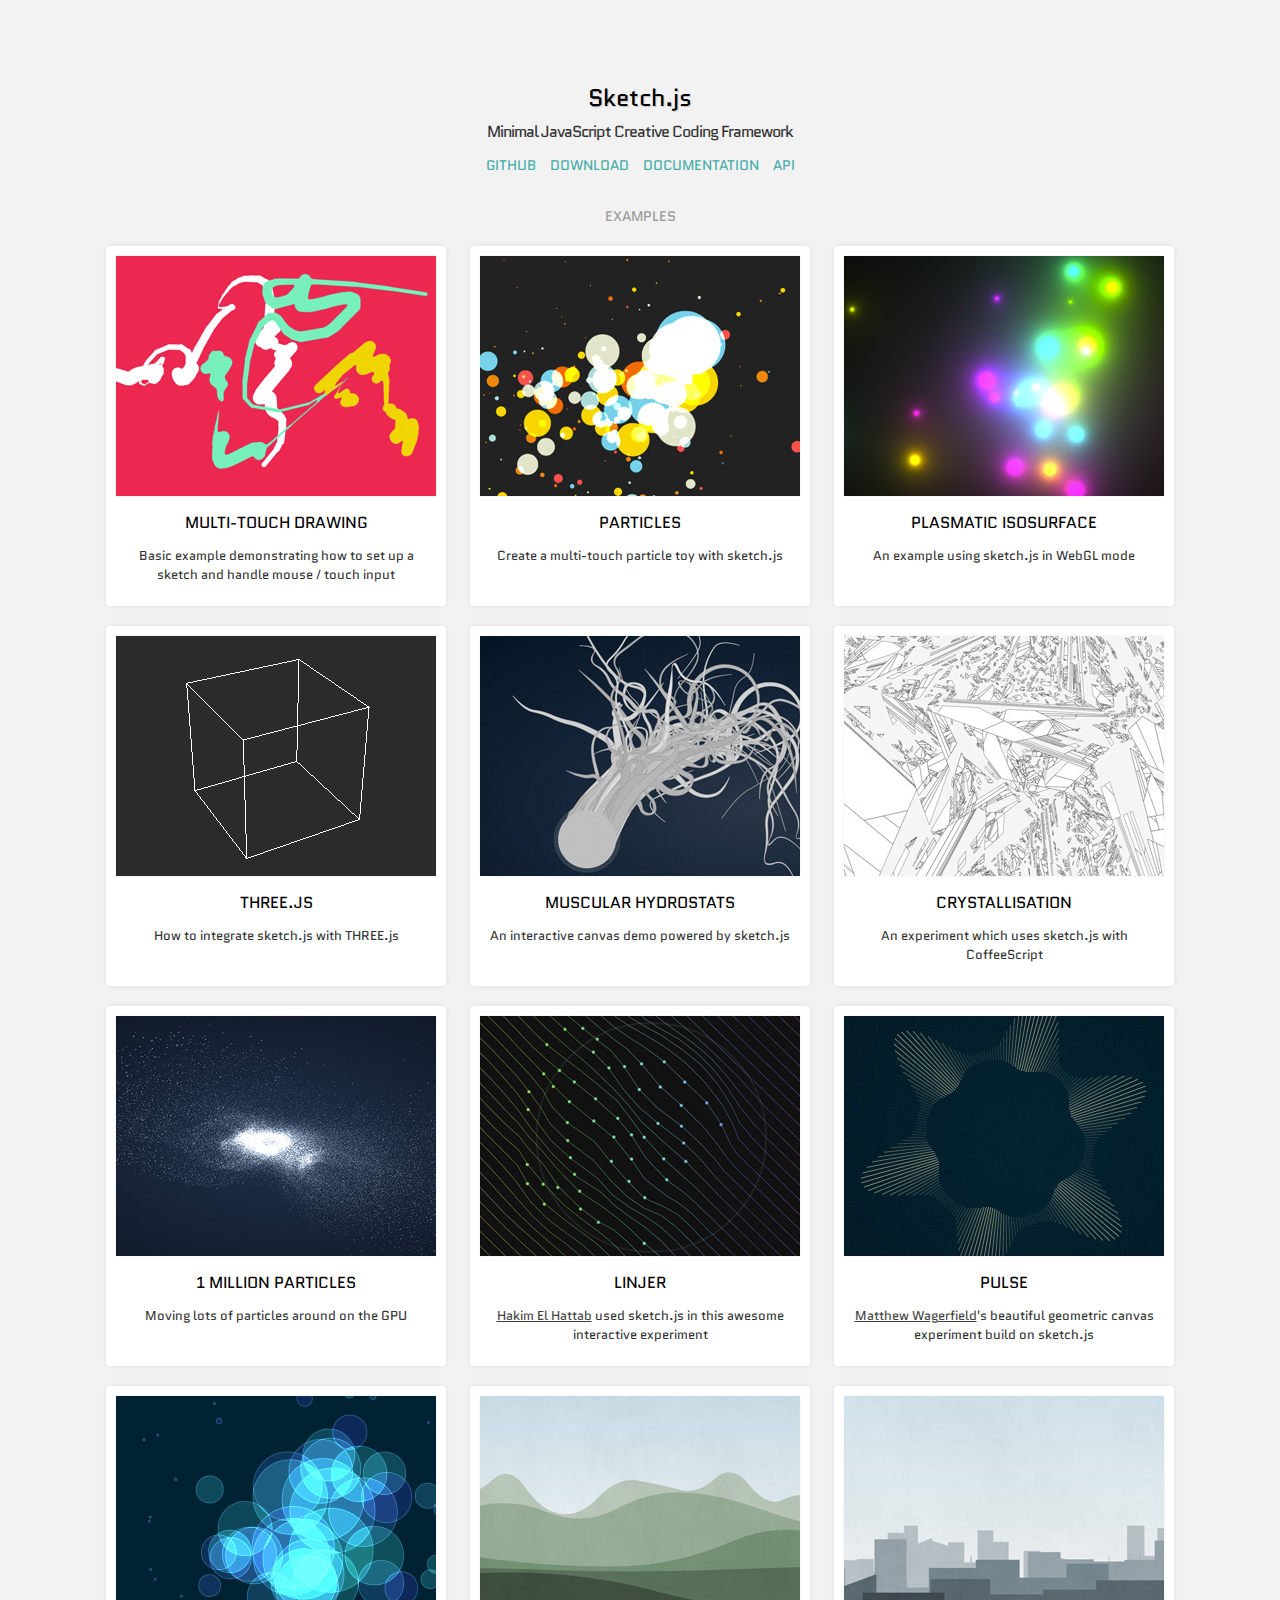
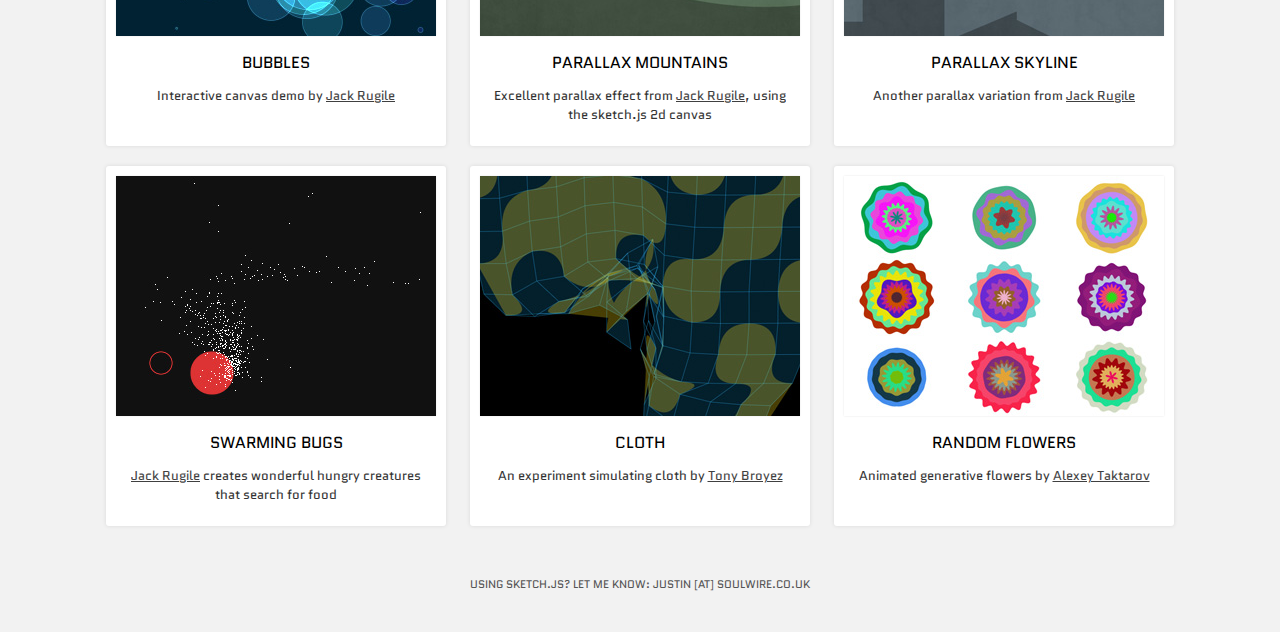
<file: soulwire-sketch.js-21a58de/index.html>
<html>
    <head>
        <title>sketch.js</title>
        <link rel="stylesheet" href="examples/css/main.css">
    </head>
    <body>
        <header class="introduction">
            <hgroup>
                <h1>Sketch.js</h1>
                <h2>Minimal JavaScript Creative Coding Framework</h2>
            </hgroup>
        </header>
        <nav class="navigation">
            <a href="https://github.com/soulwire/sketch.js">Github</a>
            <a href="https://github.com/soulwire/sketch.js/archive/master.zip">Download</a>
            <a href="https://github.com/soulwire/sketch.js/wiki/">Documentation</a>
            <a href="https://github.com/soulwire/sketch.js/wiki/API">API</a>
        </nav>
        <section class="showcase">
            <h3>Examples</h3>
            <figure>
                <a href="examples/drawing.html" target="_blank">
                    <img src="examples/img/drawing.jpg">
                </a>
                <figcaption>
                    <strong>Multi-touch drawing</strong>
                    <p>Basic example demonstrating how to set up a sketch and handle mouse / touch input</p>
                </figcaption>
            </figure>
            <figure>
                <a href="examples/particles.html" target="_blank">
                    <img src="examples/img/particles.jpg">
                </a>
                <figcaption>
                    <strong>Particles</strong>
                    <p>Create a multi-touch particle toy with sketch.js</p>
                </figcaption>
            </figure>
            <figure>
                <a href="http://soulwire.github.com/Plasmatic-Isosurface/" target="_blank">
                    <img src="examples/img/plasma.jpg">
                </a>
                <figcaption>
                    <strong>Plasmatic Isosurface</strong>
                    <p>An example using sketch.js in WebGL mode</p>
                </figcaption>
            </figure>
            <figure>
                <a href="examples/three.html" target="_blank">
                    <img src="examples/img/three.jpg">
                </a>
                <figcaption>
                    <strong>THREE.js</strong>
                    <p>How to integrate sketch.js with THREE.js</p>
                </figcaption>
            </figure>
            <figure>
                <a href="http://soulwire.github.com/Muscular-Hydrostats/" target="_blank">
                    <img src="examples/img/tentacles.jpg">
                </a>
                <figcaption>
                    <strong>Muscular Hydrostats</strong>
                    <p>An interactive canvas demo powered by sketch.js</p>
                </figcaption>
            </figure>
            <figure>
                <a href="http://soulwire.github.com/Crystallisation/" target="_blank">
                    <img src="examples/img/crystallization.jpg">
                </a>
                <figcaption>
                    <strong>Crystallisation</strong>
                    <p>An experiment which uses sketch.js with CoffeeScript</p>
                </figcaption>
            </figure>
            <figure>
                <a href="http://soulwire.github.io/WebGL-GPU-Particles/" target="_blank">
                    <img src="examples/img/webgl-particles.jpg">
                </a>
                <figcaption>
                    <strong>1 Million Particles</strong>
                    <p>Moving lots of particles around on the GPU</p>
                </figcaption>
            </figure>
            <figure>
                <a href="http://lab.hakim.se/linjer/" target="_blank">
                    <img src="examples/img/linjer.jpg">
                </a>
                <figcaption>
                    <strong>Linjer</strong>
                    <p><a href="http://hakim.se/" target="_blank">Hakim El Hattab</a> used sketch.js in this awesome interactive experiment</p>
                </figcaption>
            </figure>
            <figure>
                <a href="http://codepen.io/MatthewWagerfield/full/ueIln" target="_blank">
                    <img src="examples/img/pulse.jpg">
                </a>
                <figcaption>
                    <strong>Pulse</strong>
                    <p><a href="http://wagerfield.com/" target="_blank">Matthew Wagerfield</a>'s beautiful geometric canvas experiment build on sketch.js</p>
                </figcaption>
            </figure>
            <figure>
                <a href="http://codepen.io/jackrugile/full/IjKLt" target="_blank">
                    <img src="examples/img/bubbles.jpg">
                </a>
                <figcaption>
                    <strong>Bubbles</strong>
                    <p>Interactive canvas demo by <a href="http://jackrugile.com/" target="_blank">Jack Rugile</a></p>
                </figcaption>
            </figure>
            <figure>
                <a href="http://codepen.io/jackrugile/full/Apfyn" target="_blank">
                    <img src="examples/img/parallax.jpg">
                </a>
                <figcaption>
                    <strong>Parallax Mountains</strong>
                    <p>Excellent parallax effect from <a href="http://jackrugile.com/" target="_blank">Jack Rugile</a>, using the sketch.js 2d canvas</p>
                </figcaption>
            </figure>
            <figure>
                <a href="http://codepen.io/jackrugile/full/qLCuE" target="_blank">
                    <img src="examples/img/skyline.jpg">
                </a>
                <figcaption>
                    <strong>Parallax Skyline</strong>
                    <p>Another parallax variation from <a href="http://jackrugile.com/" target="_blank">Jack Rugile</a></p>
                </figcaption>
            </figure>
            <figure>
                <a href="http://codepen.io/jackrugile/full/swLat" target="_blank">
                    <img src="examples/img/swarm.jpg">
                </a>
                <figcaption>
                    <strong>Swarming Bugs</strong>
                    <p><a href="http://jackrugile.com/" target="_blank">Jack Rugile</a> creates wonderful hungry creatures that search for food</p>
                </figcaption>
            </figure>
            <figure>
                <a href="http://refactored.fr/physics/sketch/" target="_blank">
                    <img src="examples/img/cloth.jpg">
                </a>
                <figcaption>
                    <strong>Cloth</strong>
                    <p>An experiment simulating cloth by <a href="http://refactored.fr/" target="_blank">Tony Broyez</a></p>
                </figcaption>
            </figure>
            <figure>
                <a href="http://codepen.io/molefrog/full/pilHJ" target="_blank">
                    <img src="examples/img/flowers.jpg">
                </a>
                <figcaption>
                    <strong>Random Flowers</strong>
                    <p>Animated generative flowers by <a href="http://molefrog.com/" target="_blank">Alexey Taktarov</a></p>
                </figcaption>
            </figure>
        </section>
        <footer class="footer">
            <p>Using sketch.js? Let me know: justin [at] soulwire.co.uk</p>
        </footer>
    </body>
</html>
</file>
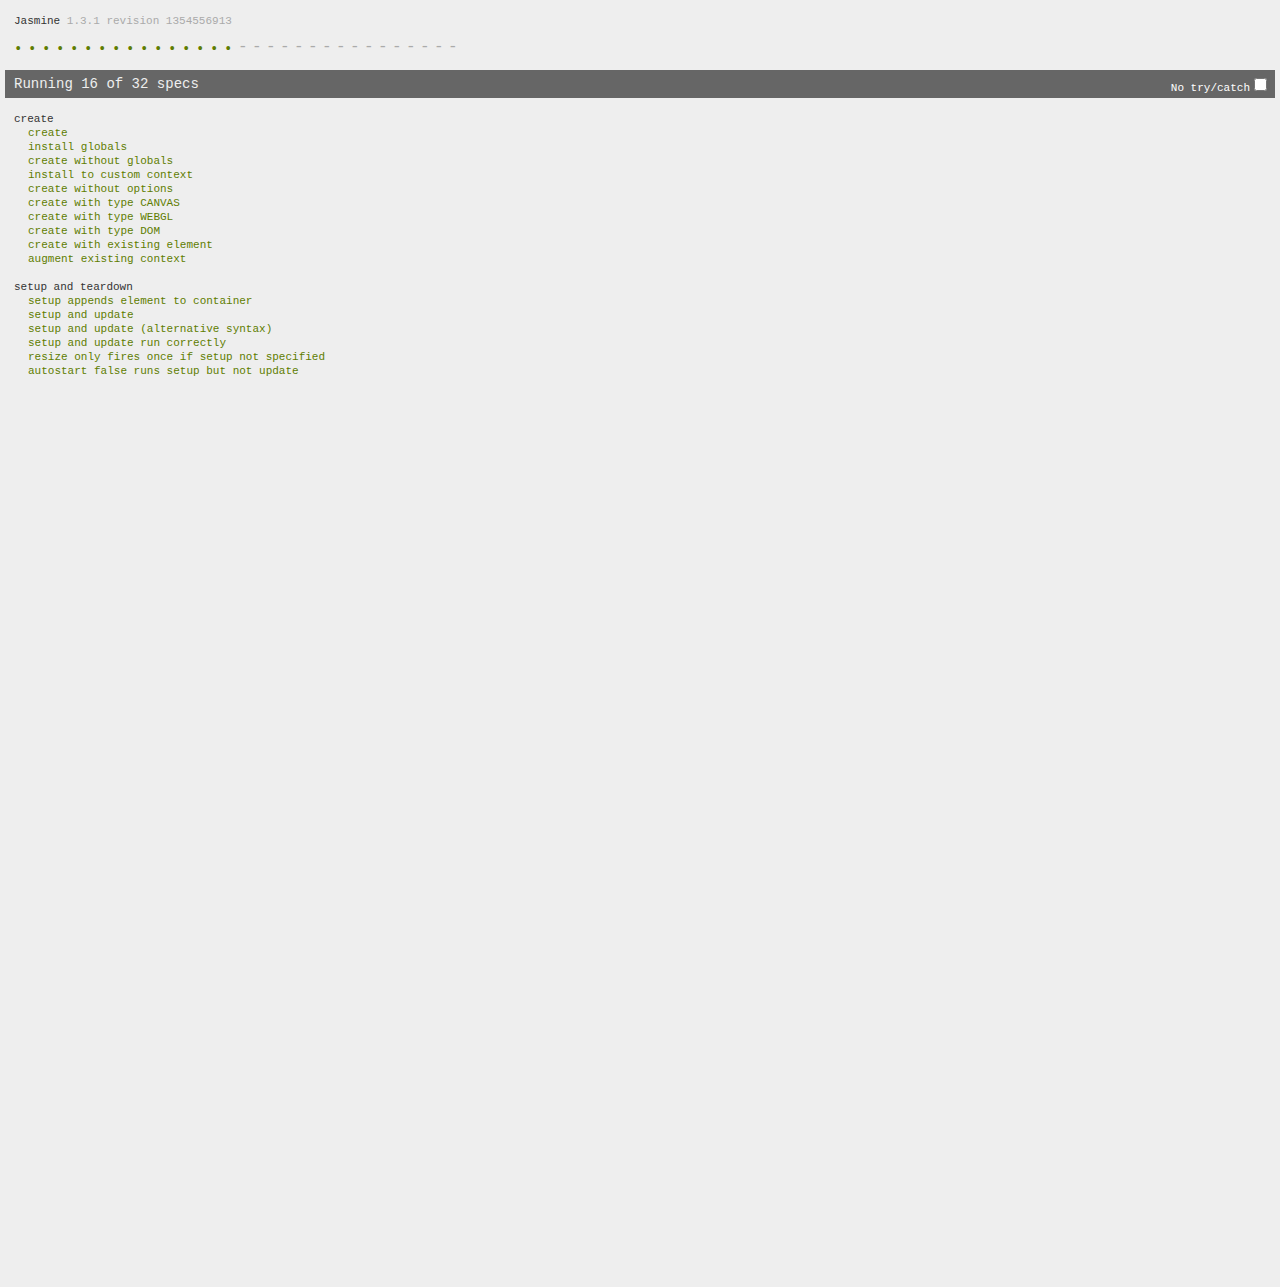
<file: soulwire-sketch.js-21a58de/tests/index.html>
<!doctype html>
<html>
<head>
    <title>Sketch.js Test Suite</title>
    <link rel="shortcut icon" type="image/png" href="jasmine/jasmine_favicon.png">
    <link rel="stylesheet" type="text/css" href="jasmine/jasmine.css">
    <meta name="viewport" content="width=device-width, initial-scale=1">
    <meta charset="UTF-8">
</head>
<body>
    <!-- Jasmine -->
    <script src="jasmine/jasmine.js"></script>
    <script src="jasmine/jasmine-html.js"></script>
    <!-- Sketch -->
    <script src="../js/sketch.js"></script>
    <!-- Specs -->
    <script src="spec/sketch.js"></script>
    <script>
        
        (function() {

            var jasmineEnv = jasmine.getEnv();
            jasmineEnv.updateInterval = 1000;

            var htmlReporter = new jasmine.HtmlReporter();

            jasmineEnv.addReporter( htmlReporter );

            jasmineEnv.specFilter = function( spec ) {
                return htmlReporter.specFilter( spec );
            };

            var currentWindowOnload = window.onload;

            window.onload = function() {

                if (currentWindowOnload) {
                    currentWindowOnload();
                }

                execJasmine();
            };

            function execJasmine() {
                jasmineEnv.execute();
            }

        })();

    </script>
</body>
</html>
</file>
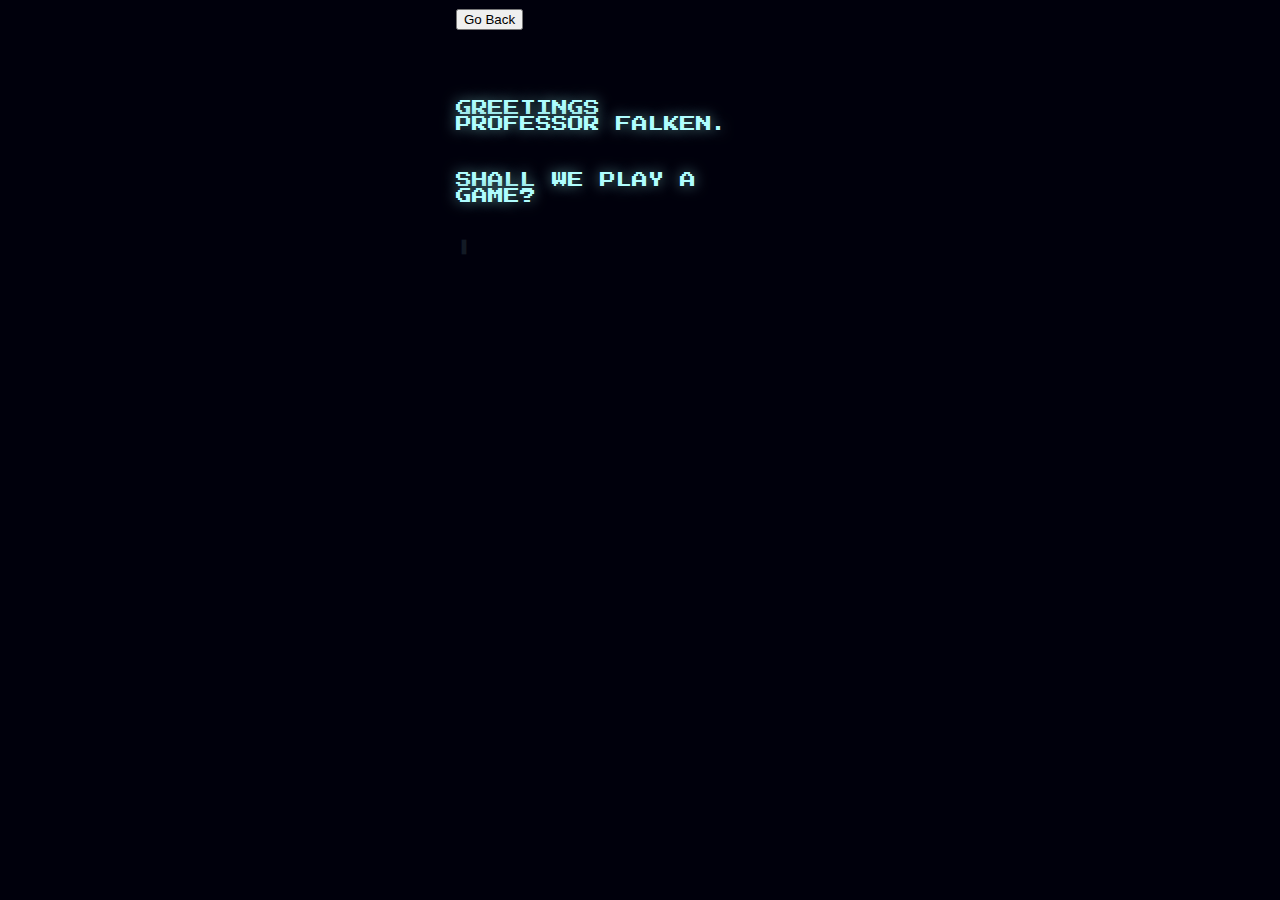
<file: ttt.html>
<!DOCTYPE html>
<html >
  <head>
    <meta charset="UTF-8">
    <title>WarGames Joshua Simulator</title>
    
    
    
    
        <link rel="stylesheet" href="css/ttt.css">

    
    
    
  </head>

  <body>

        <button onclick="goBack()" class="goback">Go Back</button>
         <script> 
        function goBack() { 
         window.history.back(); 
         } 
         </script> 

    <div class="wrap">
<ul>
  <li>GREETINGS PROFESSOR FALKEN.</li>
  <li>SHALL WE PLAY A GAME?</li>
 
</ul>
<span contenteditable="true"> </span><b class="blink">|</b> 

    <script src='http://cdnjs.cloudflare.com/ajax/libs/jquery/2.1.3/jquery.min.js'></script>

        <script src="js/ttt.js"></script>
        <div>
        
<!-- <video width="60%" height="100%" controls autoplay class="myhub">
            <source src="images/ttt_demo.mp4" type="video/mp4;"  class="img-responsive">
            <source src="images/ttt_demo.m4v" type="video/mp4;" class="img-responsive">
        </video>
        </div> -->

        
    
    
    
  </body>
</html>
</file>
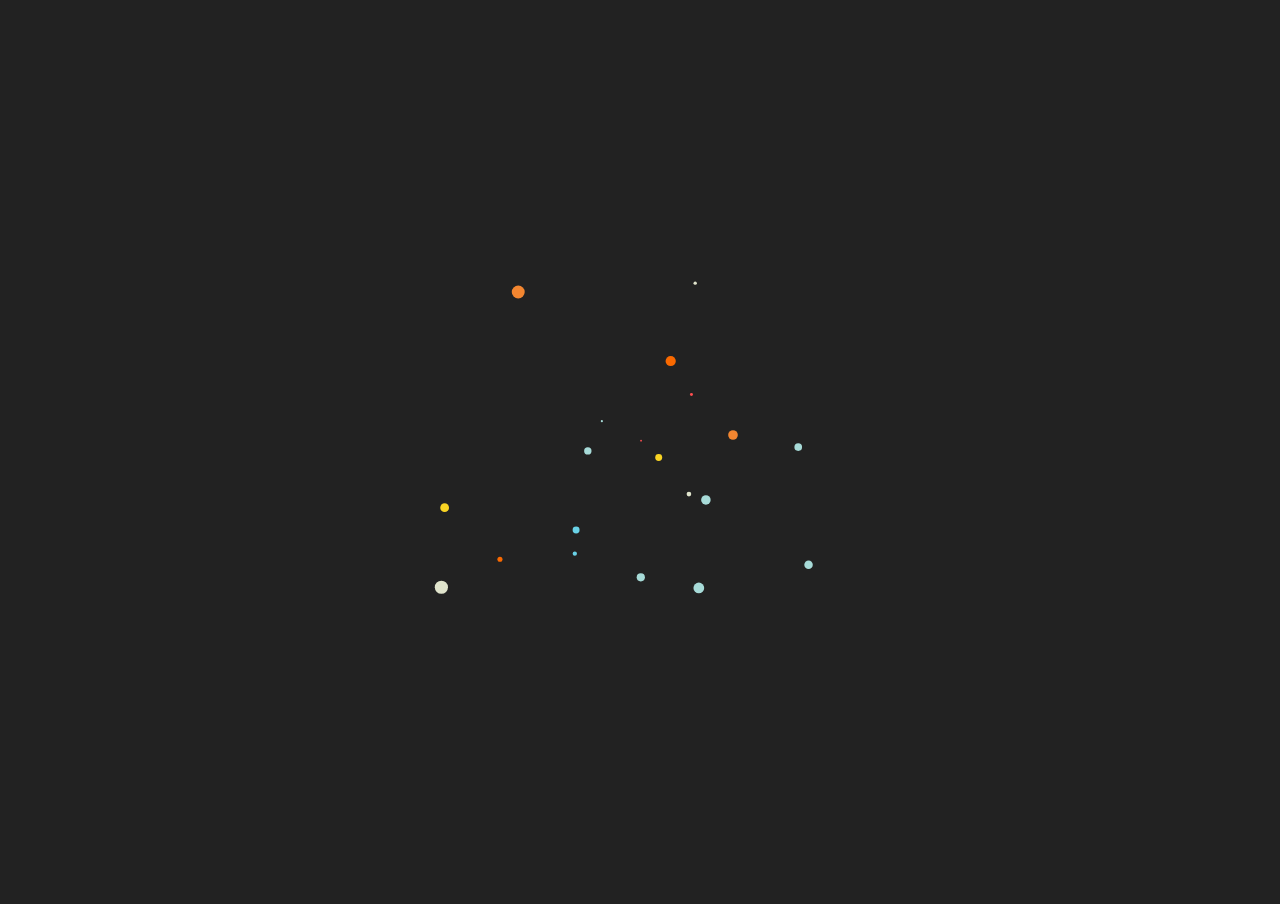
<file: soulwire-sketch.js-21a58de/examples/particles.html>
<!doctype html>
<html>
    <head>
        <title>sketch.js &raquo; Basic Example</title>
        <link rel="stylesheet" href="css/example.css">
        <style type="text/css">
            html, body {
                background: #222;
            }
        </style>
    </head>
    <body>
        <div id="container"></div>
        <header class="info">
            <hgroup class="about">
                <h1>sketch.js &rsaquo; particles</h1>
                <h2>Create a multi-touch particle toy with sketch.js</h2>
                <h3>Start drawing!</h3>
            </hgroup>
            <nav class="more">
                <a href="https://github.com/soulwire/sketch.js/archive/master.zip" target="_blank">Download</a>
                <a href="https://github.com/soulwire/sketch.js" target="_blank">View on Github</a>
            </nav>
        </header>
        <script src="../js/sketch.js"></script>
        <script>
        
        // ----------------------------------------
        // Particle
        // ----------------------------------------

        function Particle( x, y, radius ) {
            this.init( x, y, radius );
        }

        Particle.prototype = {

            init: function( x, y, radius ) {

                this.alive = true;

                this.radius = radius || 10;
                this.wander = 0.15;
                this.theta = random( TWO_PI );
                this.drag = 0.92;
                this.color = '#fff';

                this.x = x || 0.0;
                this.y = y || 0.0;

                this.vx = 0.0;
                this.vy = 0.0;
            },

            move: function() {

                this.x += this.vx;
                this.y += this.vy;

                this.vx *= this.drag;
                this.vy *= this.drag;

                this.theta += random( -0.5, 0.5 ) * this.wander;
                this.vx += sin( this.theta ) * 0.1;
                this.vy += cos( this.theta ) * 0.1;

                this.radius *= 0.96;
                this.alive = this.radius > 0.5;
            },

            draw: function( ctx ) {

                ctx.beginPath();
                ctx.arc( this.x, this.y, this.radius, 0, TWO_PI );
                ctx.fillStyle = this.color;
                ctx.fill();
            }
        };

        // ----------------------------------------
        // Example
        // ----------------------------------------

        var MAX_PARTICLES = 280;
        var COLOURS = [ '#69D2E7', '#A7DBD8', '#E0E4CC', '#F38630', '#FA6900', '#FF4E50', '#F9D423' ];

        var particles = [];
        var pool = [];

        var demo = Sketch.create({
            container: document.getElementById( 'container' )
        });

        demo.setup = function() {

            // Set off some initial particles.
            var i, x, y;

            for ( i = 0; i < 20; i++ ) {
                x = ( demo.width * 0.5 ) + random( -100, 100 );
                y = ( demo.height * 0.5 ) + random( -100, 100 );
                demo.spawn( x, y );
            }
        };

        demo.spawn = function( x, y ) {

            if ( particles.length >= MAX_PARTICLES )
                pool.push( particles.shift() );

            particle = pool.length ? pool.pop() : new Particle();
            particle.init( x, y, random( 5, 40 ) );

            particle.wander = random( 0.5, 2.0 );
            particle.color = random( COLOURS );
            particle.drag = random( 0.9, 0.99 );

            theta = random( TWO_PI );
            force = random( 2, 8 );

            particle.vx = sin( theta ) * force;
            particle.vy = cos( theta ) * force;

            particles.push( particle );
        };

        demo.update = function() {

            var i, particle;

            for ( i = particles.length - 1; i >= 0; i-- ) {

                particle = particles[i];

                if ( particle.alive ) particle.move();
                else pool.push( particles.splice( i, 1 )[0] );
            }
        };

        demo.draw = function() {

            demo.globalCompositeOperation  = 'lighter';

            for ( var i = particles.length - 1; i >= 0; i-- ) {
                particles[i].draw( demo );
            }
        };

        demo.mousemove = function() {

            var particle, theta, force, touch, max, i, j, n;

            for ( i = 0, n = demo.touches.length; i < n; i++ ) {

                touch = demo.touches[i], max = random( 1, 4 );
                for ( j = 0; j < max; j++ ) {
                  demo.spawn( touch.x, touch.y );
                }

            }
        };
        
        </script>
    </body>
</html>
</file>
<file: soulwire-sketch.js-21a58de/examples/css/main.css>
@import url(http://fonts.googleapis.com/css?family=Quantico);

html, body {

	font-family: 'Quantico', sans-serif;
	background: #f2f2f2;
	text-align: center;
	overflow: scroll;
	margin: 0;
}

a {

	-webkit-transition: color 300ms ease-out;
	-moz-transition: color 300ms ease-out;
	-ms-transition: color 300ms ease-out;
	-o-transition: color 300ms ease-out;
	transition: color 300ms ease-out;
}

.introduction {

	margin-top: 80px;
}

.introduction h1,
.introduction h2 {

	font-weight: 300;
	margin: 0px 0;
}

.introduction h1 {

	text-shadow: 1px 1px 1px rgba(0, 0, 0, 0.2);
	font-size: 24px;
	margin: 5px 0;
}

.introduction h2 {

	letter-spacing: -1px;
	font-size: 16px;
	opacity: 0.8;
}

.navigation {

	margin-bottom: 30px;
	margin-top: 10px;
}

.navigation a {

	text-decoration: none;
	text-transform: uppercase;
	font-size: 14px;
	margin: 0 5px;
	color: #45ADA8;
}

.navigation a:hover {

	color: #58DCC3;
}

.showcase {

	display: block;
}

.showcase h3 {

	text-transform: uppercase;
	font-weight: 300;
	font-size: 14px;
	margin: 10px 0;
	color: #999;
}

figure {

	-webkit-transition: box-shadow 300ms ease-out;
	-moz-transition: box-shadow 300ms ease-out;
	-ms-transition: box-shadow 300ms ease-out;
	-o-transition: box-shadow 300ms ease-out;
	transition: box-shadow 300ms ease-out;
}

figure {

	vertical-align: middle;
	border-radius: 3px;
	box-shadow: 0px 0px 4px rgba(0,0,0,0.1);
	background: #fff;
	display: inline-block;
	padding: 10px;
	margin: 10px;
	height: 340px;
	width: 320px;
}

figure a {

	text-decoration: none;
	color: #111;
}

figure img {

	box-shadow: 0px 0px 2px rgba(0,0,0,0.1);
	display: block;
	height: 240px;
	width: 320px;
}

figure figcaption {

	line-height: 1.4;
	font-size: 13px;
	padding: 0 5px;
	margin: 16px 0 0 0;
}

figure figcaption strong {

	text-transform: uppercase;
	font-weight: 300;
	font-size: 16px;
}

figure figcaption p {

	text-decoration: none;
	opacity: 0.8;
}

figure figcaption p a {

	text-decoration: underline;
}

figure:hover {

	box-shadow: 0px 0px 0px 4px rgba(0,0,0,0.1);
}

.footer {

	margin: 40px 0;
}

.footer p {

	text-transform: uppercase;
	font-weight: 300;
	font-size: 11px;
	margin: 10px 0 0 0;
	color: #555;
}
</file>
<file: soulwire-sketch.js-21a58de/tests/jasmine/jasmine.css>
body { background-color: #eeeeee; padding: 0; margin: 5px; overflow-y: scroll; }

#HTMLReporter { font-size: 11px; font-family: Monaco, "Lucida Console", monospace; line-height: 14px; color: #333333; }
#HTMLReporter a { text-decoration: none; }
#HTMLReporter a:hover { text-decoration: underline; }
#HTMLReporter p, #HTMLReporter h1, #HTMLReporter h2, #HTMLReporter h3, #HTMLReporter h4, #HTMLReporter h5, #HTMLReporter h6 { margin: 0; line-height: 14px; }
#HTMLReporter .banner, #HTMLReporter .symbolSummary, #HTMLReporter .summary, #HTMLReporter .resultMessage, #HTMLReporter .specDetail .description, #HTMLReporter .alert .bar, #HTMLReporter .stackTrace { padding-left: 9px; padding-right: 9px; }
#HTMLReporter #jasmine_content { position: fixed; right: 100%; }
#HTMLReporter .version { color: #aaaaaa; }
#HTMLReporter .banner { margin-top: 14px; }
#HTMLReporter .duration { color: #aaaaaa; float: right; }
#HTMLReporter .symbolSummary { overflow: hidden; *zoom: 1; margin: 14px 0; }
#HTMLReporter .symbolSummary li { display: block; float: left; height: 7px; width: 14px; margin-bottom: 7px; font-size: 16px; }
#HTMLReporter .symbolSummary li.passed { font-size: 14px; }
#HTMLReporter .symbolSummary li.passed:before { color: #5e7d00; content: "\02022"; }
#HTMLReporter .symbolSummary li.failed { line-height: 9px; }
#HTMLReporter .symbolSummary li.failed:before { color: #b03911; content: "x"; font-weight: bold; margin-left: -1px; }
#HTMLReporter .symbolSummary li.skipped { font-size: 14px; }
#HTMLReporter .symbolSummary li.skipped:before { color: #bababa; content: "\02022"; }
#HTMLReporter .symbolSummary li.pending { line-height: 11px; }
#HTMLReporter .symbolSummary li.pending:before { color: #aaaaaa; content: "-"; }
#HTMLReporter .exceptions { color: #fff; float: right; margin-top: 5px; margin-right: 5px; }
#HTMLReporter .bar { line-height: 28px; font-size: 14px; display: block; color: #eee; }
#HTMLReporter .runningAlert { background-color: #666666; }
#HTMLReporter .skippedAlert { background-color: #aaaaaa; }
#HTMLReporter .skippedAlert:first-child { background-color: #333333; }
#HTMLReporter .skippedAlert:hover { text-decoration: none; color: white; text-decoration: underline; }
#HTMLReporter .passingAlert { background-color: #a6b779; }
#HTMLReporter .passingAlert:first-child { background-color: #5e7d00; }
#HTMLReporter .failingAlert { background-color: #cf867e; }
#HTMLReporter .failingAlert:first-child { background-color: #b03911; }
#HTMLReporter .results { margin-top: 14px; }
#HTMLReporter #details { display: none; }
#HTMLReporter .resultsMenu, #HTMLReporter .resultsMenu a { background-color: #fff; color: #333333; }
#HTMLReporter.showDetails .summaryMenuItem { font-weight: normal; text-decoration: inherit; }
#HTMLReporter.showDetails .summaryMenuItem:hover { text-decoration: underline; }
#HTMLReporter.showDetails .detailsMenuItem { font-weight: bold; text-decoration: underline; }
#HTMLReporter.showDetails .summary { display: none; }
#HTMLReporter.showDetails #details { display: block; }
#HTMLReporter .summaryMenuItem { font-weight: bold; text-decoration: underline; }
#HTMLReporter .summary { margin-top: 14px; }
#HTMLReporter .summary .suite .suite, #HTMLReporter .summary .specSummary { margin-left: 14px; }
#HTMLReporter .summary .specSummary.passed a { color: #5e7d00; }
#HTMLReporter .summary .specSummary.failed a { color: #b03911; }
#HTMLReporter .description + .suite { margin-top: 0; }
#HTMLReporter .suite { margin-top: 14px; }
#HTMLReporter .suite a { color: #333333; }
#HTMLReporter #details .specDetail { margin-bottom: 28px; }
#HTMLReporter #details .specDetail .description { display: block; color: white; background-color: #b03911; }
#HTMLReporter .resultMessage { padding-top: 14px; color: #333333; }
#HTMLReporter .resultMessage span.result { display: block; }
#HTMLReporter .stackTrace { margin: 5px 0 0 0; max-height: 224px; overflow: auto; line-height: 18px; color: #666666; border: 1px solid #ddd; background: white; white-space: pre; }

#TrivialReporter { padding: 8px 13px; position: absolute; top: 0; bottom: 0; left: 0; right: 0; overflow-y: scroll; background-color: white; font-family: "Helvetica Neue Light", "Lucida Grande", "Calibri", "Arial", sans-serif; /*.resultMessage {*/ /*white-space: pre;*/ /*}*/ }
#TrivialReporter a:visited, #TrivialReporter a { color: #303; }
#TrivialReporter a:hover, #TrivialReporter a:active { color: blue; }
#TrivialReporter .run_spec { float: right; padding-right: 5px; font-size: .8em; text-decoration: none; }
#TrivialReporter .banner { color: #303; background-color: #fef; padding: 5px; }
#TrivialReporter .logo { float: left; font-size: 1.1em; padding-left: 5px; }
#TrivialReporter .logo .version { font-size: .6em; padding-left: 1em; }
#TrivialReporter .runner.running { background-color: yellow; }
#TrivialReporter .options { text-align: right; font-size: .8em; }
#TrivialReporter .suite { border: 1px outset gray; margin: 5px 0; padding-left: 1em; }
#TrivialReporter .suite .suite { margin: 5px; }
#TrivialReporter .suite.passed { background-color: #dfd; }
#TrivialReporter .suite.failed { background-color: #fdd; }
#TrivialReporter .spec { margin: 5px; padding-left: 1em; clear: both; }
#TrivialReporter .spec.failed, #TrivialReporter .spec.passed, #TrivialReporter .spec.skipped { padding-bottom: 5px; border: 1px solid gray; }
#TrivialReporter .spec.failed { background-color: #fbb; border-color: red; }
#TrivialReporter .spec.passed { background-color: #bfb; border-color: green; }
#TrivialReporter .spec.skipped { background-color: #bbb; }
#TrivialReporter .messages { border-left: 1px dashed gray; padding-left: 1em; padding-right: 1em; }
#TrivialReporter .passed { background-color: #cfc; display: none; }
#TrivialReporter .failed { background-color: #fbb; }
#TrivialReporter .skipped { color: #777; background-color: #eee; display: none; }
#TrivialReporter .resultMessage span.result { display: block; line-height: 2em; color: black; }
#TrivialReporter .resultMessage .mismatch { color: black; }
#TrivialReporter .stackTrace { white-space: pre; font-size: .8em; margin-left: 10px; max-height: 5em; overflow: auto; border: 1px inset red; padding: 1em; background: #eef; }
#TrivialReporter .finished-at { padding-left: 1em; font-size: .6em; }
#TrivialReporter.show-passed .passed, #TrivialReporter.show-skipped .skipped { display: block; }
#TrivialReporter #jasmine_content { position: fixed; right: 100%; }
#TrivialReporter .runner { border: 1px solid gray; display: block; margin: 5px 0; padding: 2px 0 2px 10px; }
</file>
<file: css/ttt.css>
@import url(http://fonts.googleapis.com/css?family=Press+Start+2P);

html{
position: relative;
    left: 35%;
  }
body{
  background:#00000c;
  margin-right: 1000px;
  color:#B0FDFF;
  font-family: 'Press Start 2P', cursive;
  -webkit-touch-callout: none;
  -webkit-user-select: none;
  user-select: none;
}
h1{ font-family: 'Press Start 2P', cursive;opacity:0.1}
.main-header,footer{font-family:sans-serif}
span{outline:none;text-transform:uppercase}
.wrap{
  
  max-width:500px;
  margin:50px auto;
}
ul{
  list-style:none;
  padding:0;
  display:block;
}
li {  
 display: block; 
  text-shadow:0 0 14px #5d9293;
  padding:20px 0;
}
iframe{
  position:absolute;
  top:0;
  left:0;
  width:100%;
  height:100%
}
center{
  font-size:10px;
  color:#666;
  display:block;
  margin-top:200px
}
.blinker{ opacity:0.1 }
.profile-header{ background:url(https://scontent-dfw1-1.xx.fbcdn.net/hphotos-xaf1/v/t1.0-9/12032231_1179492925401698_5808026066308281545_n.jpg?oh=347fc2f6e7f5a9efbafc7d15cb78d6d9&oe=569E3594) top center no-repeat; background-size:100% }

video{
  position: relative;
  top:5%;
  left:-162%;

}
img{  
  position: relative;
  left: 75%;
  bottom: 368px;
  height: 370px;
  width: 226%;

}
</file>
<file: soulwire-sketch.js-21a58de/examples/css/example.css>
@import url(http://fonts.googleapis.com/css?family=Quantico);

html, body {

    background: #f2f2f2;
    overflow: hidden;
    margin: 0;
}

/* Info */

@-webkit-keyframes show-info {
    0% { -webkit-transform: rotateY(120deg); }
    100% { -webkit-transform: rotateY(0deg); }
}

@-moz-keyframes show-info {
    0% { -moz-transform: rotateY(120deg); }
    100% { -moz-transform: rotateY(0deg); }
}

@-ms-keyframes show-info {
    0% { -ms-transform: rotateY(120deg); }
    100% { -ms-transform: rotateY(0deg); }
}

@-o-keyframes show-info {
    0% { -o-transform: rotateY(120deg); }
    100% { -o-transform: rotateY(0deg); }
}

@keyframes show-info {
    0% { transform: rotateY(120deg); }
    100% { transform: rotateY(0deg); }
}

.info {

    -webkit-transition: all 180ms ease-out;
    -moz-transition: all 180ms ease-out;
    -ms-transition: all 180ms ease-out;
    -o-transition: all 180ms ease-out;
    transition: all 180ms ease-out;

    -webkit-transform-style: preserve-3d;
    -moz-transform-style: preserve-3d;
    -ms-transform-style: preserve-3d;
    -o-transform-style: preserve-3d;
    transform-style: preserve-3d;

    -webkit-transform: perspective(800);
    -moz-transform: perspective(800);
    -ms-transform: perspective(800);
    -o-transform: perspective(800);
    transform: perspective(800);

    font-family: 'Quantico', sans-serif;
    position: absolute;
    font-size: 12px;
    opacity: 0.8;
    color: #fff;
    width: 240px;
    left: 0px;
    top: 20px;
}

.info:hover {

    box-shadow: 0 0 0 4px rgba(255,255,255,0.05);
    opacity: 1.0;
}

.info h1,
.info h2,
.info h3 {

    line-height: 1;
    margin: 5px 0;
}

.info a {

    -webkit-transition: all 200ms ease-out;
    -moz-transition: all 200ms ease-out;
    -ms-transition: all 200ms ease-out;
    -o-transition: all 200ms ease-out;
    transition: all 200ms ease-out;

    border-bottom: 1px dotted rgba(255,255,255,0.4);
    text-decoration: none;
    opacity: 0.6;
    color: #fff;
}

.info a:hover {

    opacity: 0.99;
}

.info .about, .info .more {

    -webkit-transform-origin: 0% 50%;
    -moz-transform-origin: 0% 50%;
    -ms-transform-origin: 0% 50%;
    -o-transform-origin: 0% 50%;
    transform-origin: 0% 50%;

    -webkit-transform: rotateY(120deg);
    -moz-transform: rotateY(120deg);
    -ms-transform: rotateY(120deg);
    -o-transform: rotateY(120deg);
    transform: rotateY(120deg);

    margin-bottom: 1px;
    background: rgba(0,0,0,0.8);
    padding: 12px 15px 12px 20px;
}

.info .about {

    -webkit-animation: show-info 500ms cubic-bezier(0.230, 1.000, 0.320, 1.000) 600ms 1 normal forwards;
    -moz-animation: show-info 500ms cubic-bezier(0.230, 1.000, 0.320, 1.000) 600ms 1 normal forwards;
    -ms-animation: show-info 500ms cubic-bezier(0.230, 1.000, 0.320, 1.000) 600ms 1 normal forwards;
    -o-animation: show-info 500ms cubic-bezier(0.230, 1.000, 0.320, 1.000) 600ms 1 normal forwards;
    animation: show-info 500ms cubic-bezier(0.230, 1.000, 0.320, 1.000) 600ms 1 normal forwards;

    padding-bottom: 15px;
}

.info .about a {
    
    opacity: 0.9;
}

.info .about h1 {

    letter-spacing: -1px;
    font-weight: 300;
    font-size: 19px;
    opacity: 0.95;
}

.info .about h2 {

    font-weight: 300;
    font-size: 13px;
    opacity: 0.8;
}

.info .about h3 {

    text-transform: uppercase;
    margin-top: 10px;
    font-size: 11px;
}

.info .about h3:before {

    margin-right: 2px;
    font-size: 14px;
    content: '\203A';
}

.info .more {

    -webkit-animation: show-info 500ms cubic-bezier(0.230, 1.000, 0.320, 1.000) 500ms 1 normal forwards;
    -moz-animation: show-info 500ms cubic-bezier(0.230, 1.000, 0.320, 1.000) 500ms 1 normal forwards;
    -ms-animation: show-info 500ms cubic-bezier(0.230, 1.000, 0.320, 1.000) 500ms 1 normal forwards;
    -o-animation: show-info 500ms cubic-bezier(0.230, 1.000, 0.320, 1.000) 500ms 1 normal forwards;
    animation: show-info 500ms cubic-bezier(0.230, 1.000, 0.320, 1.000) 500ms 1 normal forwards;

    padding: 5px 15px 10px 20px;
}

.info .more a {
    
    text-transform: uppercase;
    margin-right: 10px;
    font-size: 10px;
}​
</file>
